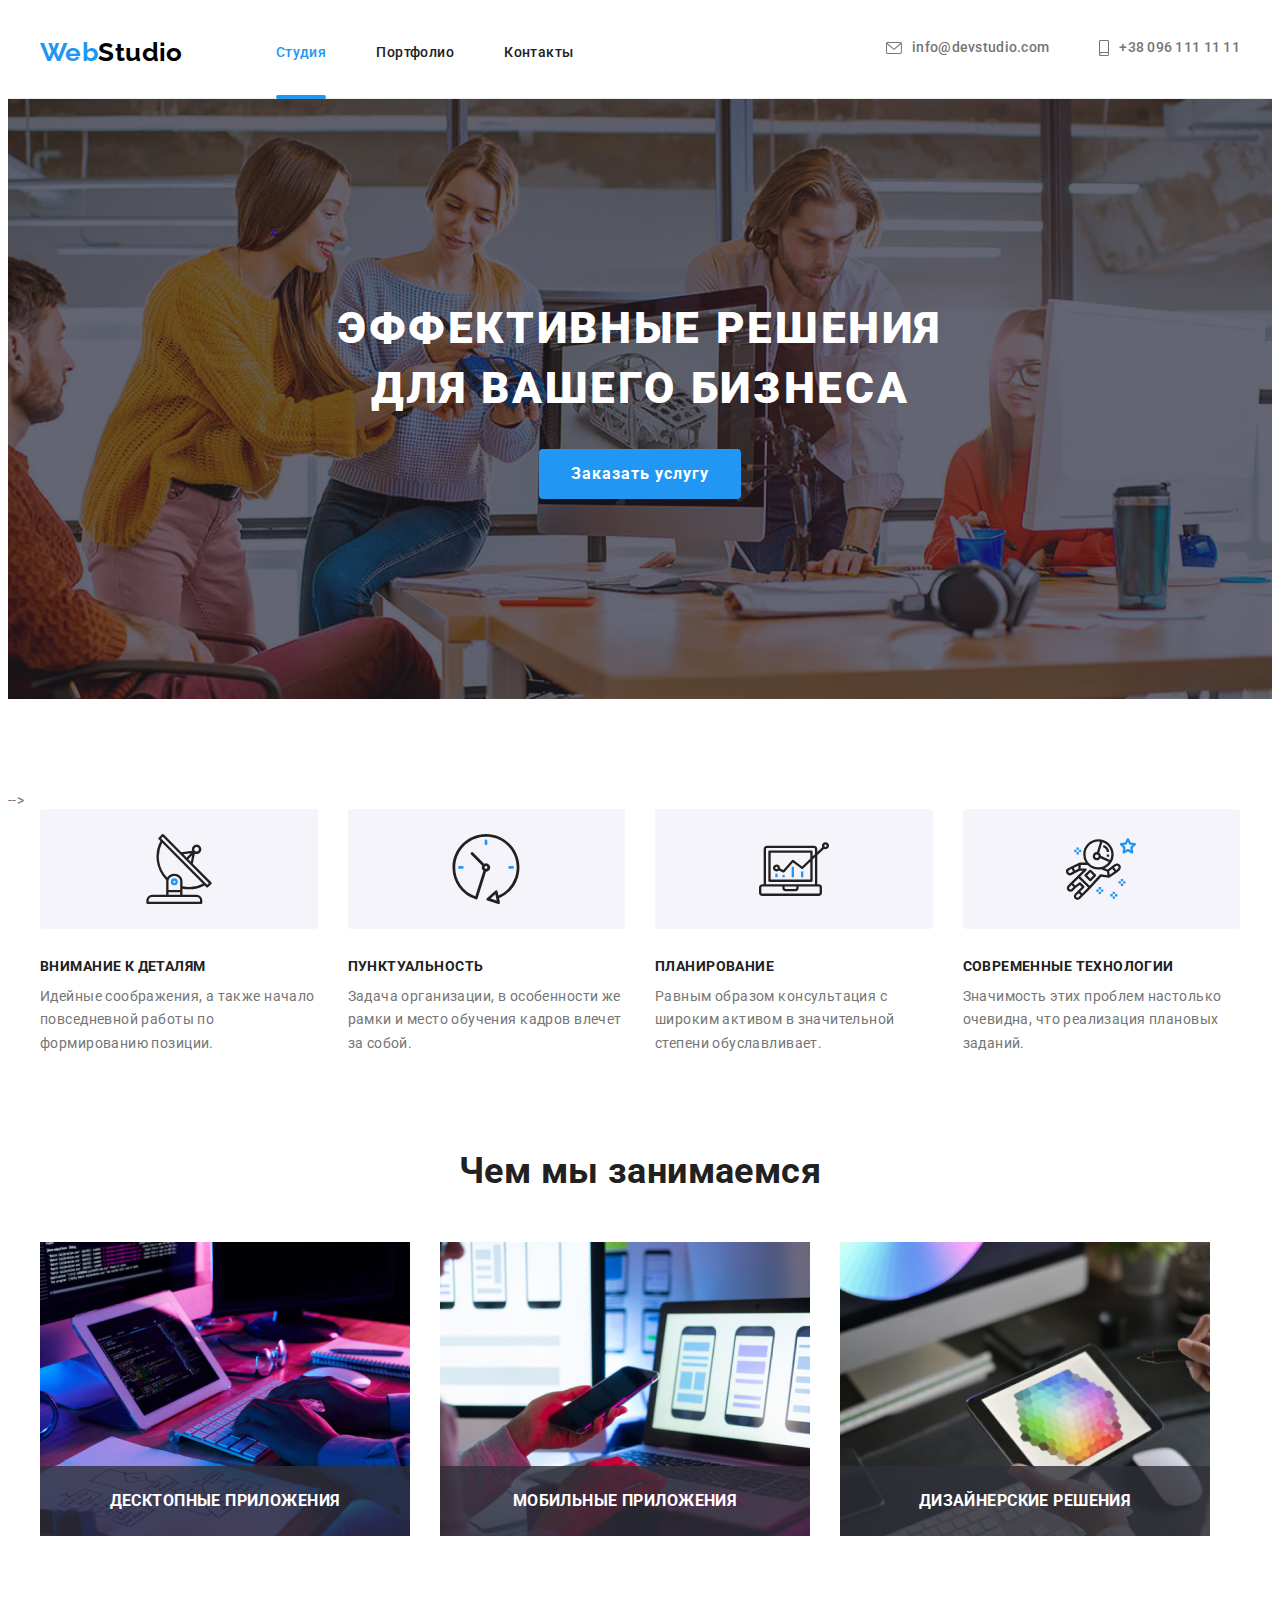
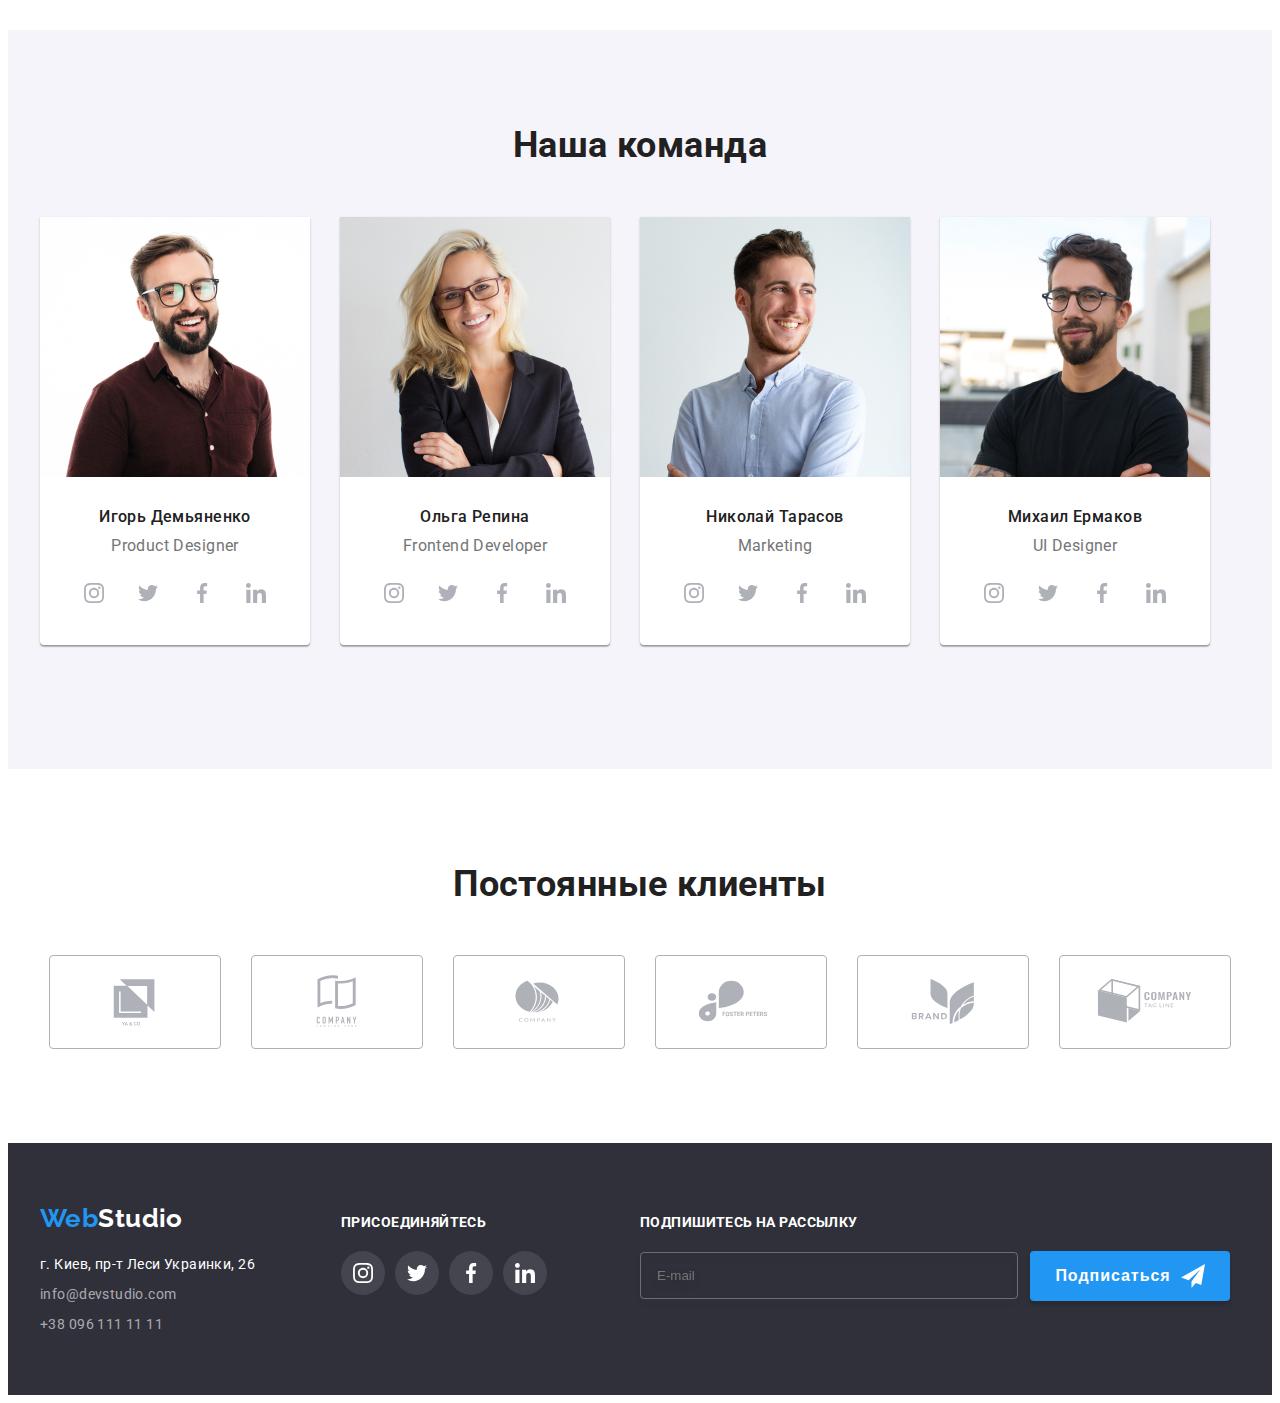
<file: index.html>
<!DOCTYPE html>
<html lang="ru">
  <head>
    <meta charset="UTF-8" />
    <meta http-equiv="X-UA-Compatible" content="IE=edge" />
    <meta name="viewport" content="width=device-width, initial-scale=1.0" />
    <title>Document</title>
    <!-- Фал зовнішньої таблиці стилів -->
    <link rel="preconnect" href="https://fonts.googleapis.com" />
    <link rel="preconnect" href="https://fonts.gstatic.com" crossorigin />
    <link
      href="https://fonts.googleapis.com/css2?family=Raleway:wght@700&family=Roboto:wght@400;500;700;900&display=swap"
      rel="stylesheet"
    />
    <link
      rel="stylesheet"
      href="https://cdnjs.cloudflare.com/ajax/libs/modern-normalize/1.1.0/modern-normalize.min.css"
      integrity="sha512-wpPYUAdjBVSE4KJnH1VR1HeZfpl1ub8YT/NKx4PuQ5NmX2tKuGu6U/JRp5y+Y8XG2tV+wKQpNHVUX03MfMFn9Q=="
      crossorigin="anonymous"
      referrerpolicy="no-referrer"
    />
    <link rel="stylesheet" href="./css/main.min.css">
  </head>
  <body>
    <header class="header">
      <div class="container header-container">
        <nav class="site-nav">
          <a href="/" class="logo"><span class="text-logo">Web</span>Studio</a>
          <ul class="site-nav list">
            <li class="nav-item">
                <a href="./index.html" class="link current">Студия</a>
            </li>
            <li class="nav-item">
                <a href="./portfolio.html" class="link">Портфолио</a>
            </li>
            <li class="nav-item">
                <a href="" class="link">Контакты</a>
            </li>
          </ul>

          <!-- Mobile menu -->
          <button type="button" class="mobile-menu-btn js-open-menu" aria-controls="mobile-menu">
            <svg width="40" height="40" aria-label="Переключатель мобильного меню">
              <!-- <use class="icon-cross" href="./imeges/icon/sprite.svg#icon-close-mobile-menu"></use> -->
              <use class="icon-menu" href="./imeges/icon/sprite.svg#icon-mobile-menu"></use>
            </svg>
          </button>

          <div class="mobile-menu js-menu-container" id="mobile-menu" data-menu>
            <button type="button" class="mobile-menu-btn js-close-menu" aria-controls="mobile-menu">
              <svg width="40" height="40" aria-label="Переключатель мобильного меню">
                <use class="icon-cross" href="./imeges/icon/sprite.svg#icon-close-mobile-menu"></use>
              </svg>
            </button>
            <ul class="mobile-menu__nav">
              <li class="mobile-menu__item">
                <a href="./index.html" class="mobile-menu__link current">Студия </a>
              </li>
              <li class="mobile-menu__item">
                <a href="./portfolio.html" class="mobile-menu__link">Портфолио</a>
              </li>
              <li class="mobile-menu__item">
                <a href="" class="mobile-menu__link">Контакты</a>
              </li>
            </ul>
            <ul class="mobile-menu__contatcts">
              <li class="mobile-menu__item">
                <a href="tel:+380961111111" class="contatcts__link telefon">+38 096 111 11 11</a>
              </li>
              <li class="mobile-menu__item">
                <a href="mailto:info@devstudio.com" class="contatcts__link e-mail">info@devstudio.com</a>
              </li>
            </ul>
            <ul class="mobile-menu__socials socials">
              <li class="socials__item">
                <a href="" class="socials__link">Instagram </a>
              </li>
              <li class="socials__item">
                <a href="" class="socials__link">Twitter</a>
              </li>
              <li class="socials__item">
                <a href="" class="socials__link">Facebook</a>
              </li>
              <li class="socials__item">
                <a href="" class="socials__link">LinkedIn</a>
              </li>
            </ul>
          </div>
        </nav>

        <ul class="contact">
          <li class="contact-item">
              <a href="mailto:info@devstudio.com" class="link">
                <svg class="header-icon" width="16" height="12">
                  <use href="./imeges/icon/sprite.svg#icon-envelope"></use>
                </svg>
                info@devstudio.com
              </a>
            </li>
          <li class="contact-item">
              <a href="tel:+380961111111" class="link">
                <svg class="header-icon" width="10" height="16">
                  <use href="./imeges/icon/sprite.svg#icon-smartphone"></use>
                </svg>
                +38 096 111 11 11
              </a>
            </li>
        </ul>
      </div>
    </header>
    <main>
      <!--Герой-->
      <section class="hero">
        <div class="container hero-container">
          <h1 class="hero-title">Эффективные решения <br />для вашего бизнеса</h1>
          <button type="button" class="btn-hero" data-modal-open>Заказать услугу</button>
          <div class="backdrop is-hidden" data-modal>
            <div class="modal-wrapper">
              <button class="modal-btn" data-modal-close>
                <svg width="18" height="18">
                  <use href="./imeges/icon/sprite.svg#icon-close"></use>
                </svg>
              </button>
              <form class="modal-form">
                <b class="form-title">Оставте свои данные, мы вам перезвоним</b>
                <label class="form-item">
                  <span class="label-name">Имя</span> 
                  <input type="text" name="user-name" class="input">
                  <svg class="form-icon" width="18" height="18">
                    <use href="./imeges/icon/sprite.svg#icon-person-form"></use>
                  </svg>
                </label>
                <label class="form-item">
                  <span class="label-name">Телефон</span>
                  <input type="tel" name="user-phone" class="input">
                  <svg class="form-icon" width="18" height="18">
                    <use href="./imeges/icon/sprite.svg#icon-phone-form"></use>
                  </svg>
                </label>
                <label class="form-item">
                  <span class="label-name">Почта</span>
                  <input type="email" name="user-mail" class="input">
                  <svg class="form-icon" width="18" height="18">
                    <use href="./imeges/icon/sprite.svg#icon-email-form"></use>
                  </svg>
                </label>
                <label class="form-item coment">
                  <span class="label-name">Комментарий</span>
                  <textarea name="coments" placeholder="Введите текст" cols="10" rows="7" class="text-area"></textarea>
                </label>
                
                <label class="form-item policy-list">
                  <input type="checkbox" name="policy" class="checkbox visually-hidden">
                  <span class="custom-checkbox">
                    <svg class="custom-checkbox-icon" width="11" height="8">
                      <use href="./imeges/icon/sprite.svg#icon-checkbox-point"></use>
                    </svg>
                  </span>
                  <span class="policy-list_text">
                    Соглашаюсь с рассылкой и принимаю
                    <a href="" class="treaty">Условия договора</a>
                  </span>
                </label>
                
                
                <button type="submit" class="btn-hero">Отправить</button>
              </form>
            </div>
          </div>
        </div>
      </section>
      <!--Наши преимущества-->
      <section class="benefits"> -->
        <div class="container">
          <h2 class="visually-hidden">Наши преимущества</h2>
          <ul class="benefits__list">
            <li class="benefits__item">
              <div class="benefits__picture">
                <svg width="70" height="70">
                  <use href="./imeges/icon/sprite.svg#icon-antenna"></use>
                </svg>
              </div>
              <h3 class="benefits__name">Внимание к деталям</h3>
              <p class="benefits__text">
                Идейные соображения, а также начало повседневной работы по формированию позиции.
              </p>
            </li>
            <li class="benefits__item">
              <div class="benefits__picture">
                <svg width="70" height="70">
                  <use href="./imeges/icon/sprite.svg#icon-clock"></use>
                </svg>
              </div>
              <h3 class="benefits__name">Пунктуальность</h3>
              <p class="benefits__text">
                Задача организации, в особенности же рамки и место обучения кадров влечет за собой.
              </p>
            </li>
            <li class="benefits__item">
              <div class="benefits__picture">
                <svg width="70" height="70">
                  <use href="./imeges/icon/sprite.svg#icon-diagram"></use>
                </svg>
              </div>
              <h3 class="benefits__name">Планирование</h3>
              <p class="benefits__text">
                Равным образом консультация с широким активом в значительной степени обуславливает.
              </p>
            </li>
            <li class="benefits__item">
              <div class="benefits__picture">
                <svg width="70" height="70">
                  <use href="./imeges/icon/sprite.svg#icon-astronaut"></use>
                </svg>
              </div>
              <h3 class="benefits__name">Современные технологии</h3>
              <p class="benefits__text">Значимость этих проблем настолько очевидна, что реализация плановых заданий.</p>
            </li>
          </ul>
        </div>
      </section>
      <!--Чем мы занимаемся-->
      <section class="work">
        <div class="container">
          <h2 class="work__title">Чем мы занимаемся</h2>
          <ul class="work__list">
            <li class="work__item">
              <img 
                srcset="./imeges/w-work/work-1_370.jpg 370w, 
                  ./imeges/w-work/work-1_740.jpg 740w"
                sizes="(min-width: 1200px) 370px"
                src="./imeges/w-work/work-1_370.jpg"
                alt="разработка сайтов"
                width="370"
                height="294"
                loading="lazy"
              />
              <div class="work__baner">
                <h3 class="work__name">Десктопные приложения</h3>
              </div>
            </li>
            <li class="work__item">
              <img 
                srcset="./imeges/w-work/work-2_370.jpg 370w, 
                  ./imeges/w-work/work-2_740.jpg 740w"
                sizes="(min-width: 1200px) 370px"
                src="./imeges/w-work/work-2_370.jpg"
                alt="разработка сайтов под телефон"
                width="370"
                height="294"
                loading="lazy"
              />
              <div class="work__baner">
                <h3 class="work__name">Мобильные приложения</h3>
              </div>
            </li>
            <li class="work__item">
              <img 
                srcset="./imeges/w-work/work-3_370.jpg 370w, 
                  ./imeges/w-work/work-3_740.jpg 740w"
                sizes="(min-width: 1200px) 370px"
                src="./imeges/w-work/work-3_370.jpg"
                alt="дизайн"
                width="370"
                height="294"
                loading="lazy"
              />
              <div class="work__baner">
                <h3 class="work__name">Дизайнерские решения</h3>
              </div>
            </li>
          </ul>
        </div>
      </section>
      <!--Наша команда-->
      <section class="section team">
        <div class="container">
          <h2 class="section-title">Наша команда</h2>
          <ul class="section-list">
            <li class="team-item">
              <img class="photo" 
                srcset="./imeges/w-team/team-1_270.jpg 270w, 
                  ./imeges/w-team/team-1_354.jpg 354w, 
                  ./imeges/w-team/team-1_450.jpg 450w, 
                  ./imeges/w-team/team-1_540.jpg 540w, 
                  ./imeges/w-team/team-1_708.jpg 708w, 
                  ./imeges/w-team/team-1_900.jpg 900w" 
                sizes="(min-width: 1200px) 270px, 
                  (min-width: 768px) 354px, 
                  (max-width: 767px) 450px, 100vw" 
                src="./imeges/w-team/team-1_450.jpg" 
                alt="Product Designer" 
                width="270" 
                height="260" 
                loading="lazy" 
              />
              <div class="team-box">
                <h3 class="name">Игорь Демьяненко</h3>
                <p lang="en" class="position">Product Designer</p>
                <ul class="section-list social">
                  <li class="social-item">
                    <a class="social-link" href="" aria-label="иконка Instagram">
                      <svg class="social-icon" width="20" height="20">
                        <use href="./imeges/icon/sprite.svg#icon-instagram"></use>
                      </svg>
                    </a>
                  </li>
                  <li class="social-item">
                    <a class="social-link" href="" aria-label="иконка Twitter">
                      <svg class="social-icon" width="20" height="20">
                        <use href="./imeges/icon/sprite.svg#icon-twitter"></use>
                      </svg>
                    </a>
                  </li>
                  <li class="social-item">
                    <a class="social-link" href="" aria-label="иконка Facebook">
                      <svg class="social-icon" width="20" height="20">
                        <use href="./imeges/icon/sprite.svg#icon-facebook"></use>
                      </svg>
                    </a>
                  </li>
                  <li class="social-item">
                    <a class="social-link" href="" aria-label="иконка Linkedin">
                      <svg class="social-icon" width="20" height="20">
                        <use href="./imeges/icon/sprite.svg#icon-linkedin"></use>
                      </svg>
                    </a>
                  </li>
                </ul>
              </div>
            </li>
            <li class="team-item">
              <img class="photo"
                srcset="./imeges/w-team/team-2_270.jpg 270w, 
                  ./imeges/w-team/team-2_354.jpg 354w, 
                  ./imeges/w-team/team-2_450.jpg 450w, 
                  ./imeges/w-team/team-2_540.jpg 540w, 
                  ./imeges/w-team/team-2_708.jpg 708w, 
                  ./imeges/w-team/team-2_900.jpg 900w"
                sizes="(min-width: 1200px) 270px, 
                 (min-width: 768px) 354px, 
                 (max-width: 767px) 450px, 100vw"
                src="./imeges/w-team/team-2_450.jpg" 
                alt="Frontend Developer" 
                width="270" 
                height="260" 
                loading="lazy"
              />
              <div class="team-box">
                <h3 class="name">Ольга Репина</h3>
                <p lang="en" class="position">Frontend Developer</p>
                <ul class="section-list social">
                  <li class="social-item">
                    <a class="social-link" href="" aria-label="иконка Instagram">
                      <svg class="social-icon" width="20" height="20">
                        <use href="./imeges/icon/sprite.svg#icon-instagram"></use>
                      </svg>
                    </a>
                  </li>
                  <li class="social-item">
                    <a class="social-link" href="" aria-label="иконка Twitter">
                      <svg class="social-icon" width="20" height="20">
                        <use href="./imeges/icon/sprite.svg#icon-twitter"></use>
                      </svg>
                    </a>
                  </li>
                  <li class="social-item">
                    <a class="social-link" href="" aria-label="иконка Facebook">
                      <svg class="social-icon" width="20" height="20">
                        <use href="./imeges/icon/sprite.svg#icon-facebook"></use>
                      </svg>
                    </a>
                  </li>
                  <li class="social-item">
                    <a class="social-link" href="" aria-label="иконка Linkedin">
                      <svg class="social-icon" width="20" height="20">
                        <use href="./imeges/icon/sprite.svg#icon-linkedin"></use>
                      </svg>
                    </a>
                  </li>
                </ul>
              </div>
            </li>
            <li class="team-item">
              <img class="photo" 
                srcset="./imeges/w-team/team-3_270.jpg 270w, 
                  ./imeges/w-team/team-3_354.jpg 354w, 
                  ./imeges/w-team/team-3_450.jpg 450w, 
                  ./imeges/w-team/team-3_540.jpg 540w, 
                  ./imeges/w-team/team-3_708.jpg 708w, 
                  ./imeges/w-team/team-3_900.jpg 900w"
                sizes="(min-width: 1200px) 270px, 
                  (min-width: 768px) 354px, 
                  (max-width: 767px) 450px, 100vw"
                src="./imeges/w-team/team-3_450.jpg" 
                alt="Marketing" 
                width="270" 
                height="260" 
                loading="lazy"
              />
              <div class="team-box">
                <h3 class="name">Николай Тарасов</h3>
                <p lang="en" class="position">Marketing</p>
                <ul class="section-list social">
                  <li class="social-item">
                    <a class="social-link" href="" aria-label="иконка Instagram">
                      <svg class="social-icon" width="20" height="20">
                        <use href="./imeges/icon/sprite.svg#icon-instagram"></use>
                      </svg>
                    </a>
                  </li>
                  <li class="social-item">
                    <a class="social-link" href="" aria-label="иконка Twitter">
                      <svg class="social-icon" width="20" height="20">
                        <use href="./imeges/icon/sprite.svg#icon-twitter"></use>
                      </svg>
                    </a>
                  </li>
                  <li class="social-item">
                    <a class="social-link" href="" aria-label="иконка Facebook">
                      <svg class="social-icon" width="20" height="20">
                        <use href="./imeges/icon/sprite.svg#icon-facebook"></use>
                      </svg>
                    </a>
                  </li>
                  <li class="social-item">
                    <a class="social-link" href="" aria-label="иконка Linkedin">
                      <svg class="social-icon" width="20" height="20">
                        <use href="./imeges/icon/sprite.svg#icon-linkedin"></use>
                      </svg>
                    </a>
                  </li>
                </ul>
              </div>
            </li>
            <li class="team-item">
              <img class="photo" 
                srcset="./imeges/w-team/team-4_270.jpg 270w, 
                    ./imeges/w-team/team-4_354.jpg 354w, 
                    ./imeges/w-team/team-4_450.jpg 450w, 
                    ./imeges/w-team/team-4_540.jpg 540w, 
                    ./imeges/w-team/team-4_708.jpg 708w, 
                    ./imeges/w-team/team-4_900.jpg 900w"
                sizes="(min-width: 1200px) 270px, 
                  (min-width: 768px) 354px, 
                  (max-width: 767px) 450px, 100vw"
                src="./imeges/w-team/team-4_450.jpg" 
                alt="UI Designer" 
                width="270" 
                height="260"
                loading="lazy"
              />
              <div class="team-box">
                <h3 class="name">Михаил Ермаков</h3>
                <p lang="en" class="position">UI Designer</p>
                <ul class="section-list social">
                  <li class="social-item">
                    <a class="social-link" href="" aria-label="иконка Instagram">
                      <svg class="social-icon" width="20" height="20">
                        <use href="./imeges/icon/sprite.svg#icon-instagram"></use>
                      </svg>
                    </a>
                  </li>
                  <li class="social-item">
                    <a class="social-link" href="" aria-label="иконка Twitter">
                      <svg class="social-icon" width="20" height="20">
                        <use href="./imeges/icon/sprite.svg#icon-twitter"></use>
                      </svg>
                    </a>
                  </li>
                  <li class="social-item">
                    <a class="social-link" href="" aria-label="иконка Facebook">
                      <svg class="social-icon" width="20" height="20">
                        <use href="./imeges/icon/sprite.svg#icon-facebook"></use>
                      </svg>
                    </a>
                  </li>
                  <li class="social-item">
                    <a class="social-link" href="" aria-label="иконка Linkedin">
                      <svg class="social-icon" width="20" height="20">
                        <use href="./imeges/icon/sprite.svg#icon-linkedin"></use>
                      </svg>
                    </a>
                  </li>
                </ul>
              </div>
            </li>
          </ul>
        </div>
      </section>
      <!-- Постоянные клиенты -->
      <section class="client">
        <div class="container">
          <h2 class="client__title">Постоянные клиенты</h2>
          <ul class="client__list">
            <li class="client__item">
              <a class="client__link" href="" aria-label="логотип клиента">
                <svg width="106" height="60">
                  <use href="./imeges/icon/sprite.svg#icon-Logo1"></use>
                </svg>
              </a>
            </li>
            <li class="client__item">
              <a class="client__link" href="" aria-label="логотип клиента">
                <svg width="106" height="60">
                  <use href="./imeges/icon/sprite.svg#icon-Logo2"></use>
                </svg>
              </a>
            </li>
            <li class="client__item">
              <a class="client__link" href="" aria-label="логотип клиента">
                <svg width="106" height="60">
                  <use href="./imeges/icon/sprite.svg#icon-Logo3"></use>
                </svg>
              </a>
            </li>
            <li class="client__item">
              <a class="client__link" href="" aria-label="логотип клиента">
                <svg width="106" height="60">
                  <use href="./imeges/icon/sprite.svg#icon-Logo4"></use>
                </svg>
              </a>
            </li>
            <li class="client__item">
              <a class="client__link" href="" aria-label="логотип клиента">
                <svg width="106" height="60">
                  <use href="./imeges/icon/sprite.svg#icon-Logo5"></use>
                </svg>
              </a>
            </li>
            <li class="client__item">
              <a class="client__link" href="" aria-label="логотип клиента">
                <svg width="106" height="60">
                  <use href="./imeges/icon/sprite.svg#icon-Logo6"></use>
                </svg>
              </a>
            </li>
          </ul>

        </div>
      </section>
    </main>

    <footer class="footer">
      <div class="container footer-box">
        <div class="footer-container">
          <a href="/" class="logo"><span class="text-logo">Web</span>Studio</a>
          <address class="footer-nav">
            <p class="footer-address">г. Киев, пр-т Леси Украинки, 26</p>
            <ul class="footer-list">
              <li class="footer-list-item"><a href="mailto:info@devstudio.com" class="footer-link">info@devstudio.com</a></li>
              <li class="footer-list-item"><a href="tel:+380961111111" class="footer-link">+38 096 111 11 11</a></li>
            </ul>
          </address>
        </div>
        <div class="follow">
          <h3 class="title title-follow">Присоединяйтесь</h3>
          <ul class="folow-list">
            <li class="follow-item">
              <a class="follow-link" href="" aria-label="иконка Instagram">
                <svg class="social-icon" width="20" height="20">
                  <use href="./imeges/icon/sprite.svg#icon-instagram"></use>
                </svg>
              </a>
            </li>
            <li class="follow-item">
              <a class="follow-link" href="" aria-label="иконка Twitter">
                <svg class="social-icon" width="20" height="20">
                  <use href="./imeges/icon/sprite.svg#icon-twitter"></use>
                </svg>
              </a>
            </li>
            <li class="follow-item">
              <a class="follow-link" href="" aria-label="иконка Facebook">
                <svg class="social-icon" width="20" height="20">
                  <use href="./imeges/icon/sprite.svg#icon-facebook"></use>
                </svg>
              </a>
            </li>
            <li class="follow-item">
              <a class="follow-link" href="" aria-label="иконка Linkedin">
                <svg class="social-icon" width="20" height="20">
                  <use href="./imeges/icon/sprite.svg#icon-linkedin"></use>
                </svg>
              </a>
            </li>
          </ul>
        
        </div>
        <form class="subscribe">
          <b class="title title-subscribe">Подпишитесь на рассылку</b>
          <div class="subscribe-form">
            <input type="email" name="user-mail" placeholder="E-mail" class="form-place">
            <button type="submit" class="btn-subscribe">
              <span class="btn-subscribe-text">Подписаться</span>
              <!-- <svg class="subscribe-icon" width="24" height="24">
                <use href="./imeges/icon/sprite.svg#icon-send-footer"></use>
              </svg> -->
            </button>
          </div>
        </form>
      </div>
      
    </footer>

    

    <script src="./js/modal.js"></script>
    <script src="./js/mob-menu.js"></script>
  </body>
</html>
</file>
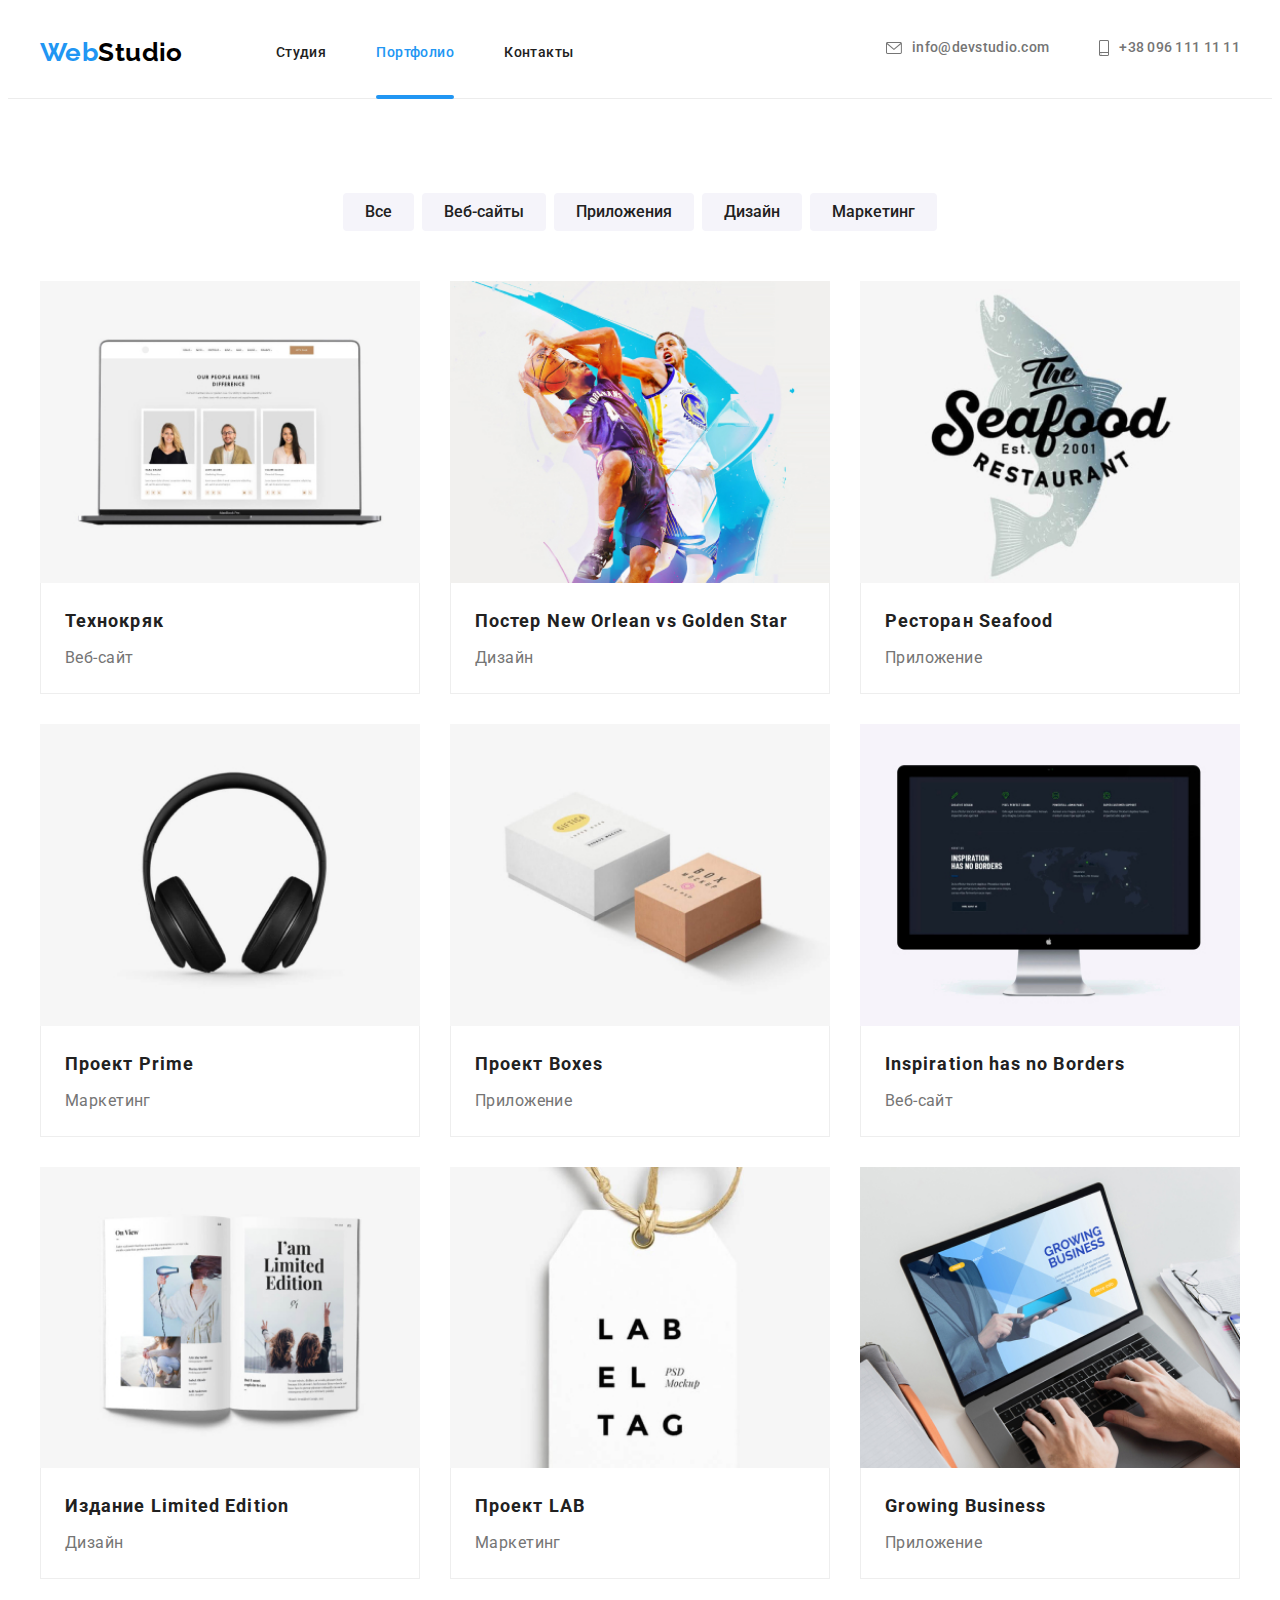
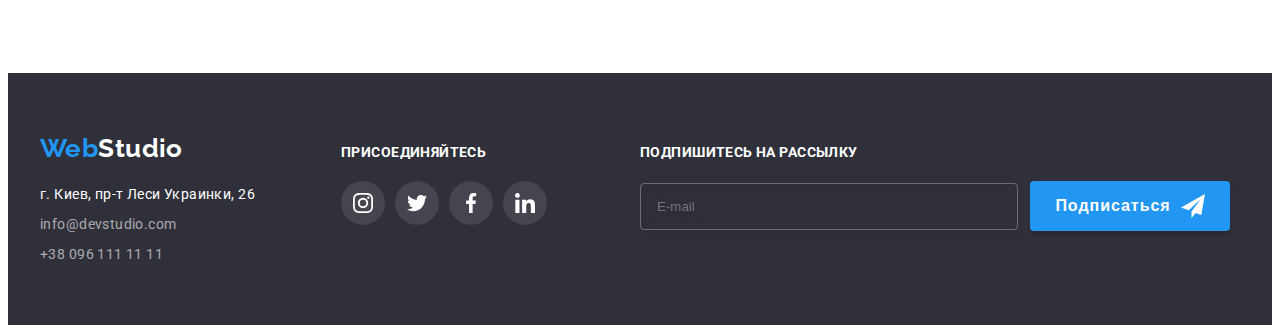
<file: portfolio.html>
<!DOCTYPE html>
<html lang="en">
  <head>
    <meta charset="UTF-8" />
    <meta http-equiv="X-UA-Compatible" content="IE=edge" />
    <meta name="viewport" content="width=device-width, initial-scale=1.0" />
    <title>Document</title>
    <link rel="preconnect" href="https://fonts.googleapis.com" />
    <link rel="preconnect" href="https://fonts.gstatic.com" crossorigin />
    <link
      href="https://fonts.googleapis.com/css2?family=Raleway:wght@700&family=Roboto:wght@400;500;700;900&display=swap"
      rel="stylesheet"
    />
    <link
      rel="stylesheet"
      href="https://cdnjs.cloudflare.com/ajax/libs/modern-normalize/1.1.0/modern-normalize.min.css"
      integrity="sha512-wpPYUAdjBVSE4KJnH1VR1HeZfpl1ub8YT/NKx4PuQ5NmX2tKuGu6U/JRp5y+Y8XG2tV+wKQpNHVUX03MfMFn9Q=="
      crossorigin="anonymous"
      referrerpolicy="no-referrer"
    />
    <link rel="stylesheet" href="./css/main.min.css">
  </head>
  <body>
    <header class="header">
      <div class="container header-container">
        <nav class="site-nav">
          <a href="/" class="logo"><span class="text-logo">Web</span>Studio</a>
          <ul class="site-nav list">
            <li class="nav-item">
              <a href="./index.html" class="link">Студия</a>
            </li>
            <li class="nav-item">
              <a href="./portfolio.html" class="link current">Портфолио</a>
            </li>
            <li class="nav-item">
              <a href="" class="link">Контакты</a>
            </li>
          </ul>
    
          <!-- Mobile menu -->
          <button type="button" class="mobile-menu-btn js-open-menu" aria-controls="mobile-menu">
            <svg width="40" height="40" aria-label="Переключатель мобильного меню">
              <!-- <use class="icon-cross" href="./imeges/icon/sprite.svg#icon-close-mobile-menu"></use> -->
              <use class="icon-menu" href="./imeges/icon/sprite.svg#icon-mobile-menu"></use>
            </svg>
          </button>
          
          <div class="mobile-menu js-menu-container" id="mobile-menu" data-menu>
            <button type="button" class="mobile-menu-btn js-close-menu" aria-controls="mobile-menu">
              <svg width="40" height="40" aria-label="Переключатель мобильного меню">
                <use class="icon-cross" href="./imeges/icon/sprite.svg#icon-close-mobile-menu"></use>
              </svg>
            </button>
            <ul class="mobile-menu__nav">
              <li class="mobile-menu__item">
                <a href="./index.html" class="mobile-menu__link">Студия </a>
              </li>
              <li class="mobile-menu__item">
                <a href="./portfolio.html" class="mobile-menu__link current">Портфолио</a>
              </li>
              <li class="mobile-menu__item">
                <a href="" class="mobile-menu__link">Контакты</a>
              </li>
            </ul>
            <ul class="mobile-menu__contatcts">
              <li class="mobile-menu__item">
                <a href="tel:+380961111111" class="contatcts__link telefon">+38 096 111 11 11</a>
              </li>
              <li class="mobile-menu__item">
                <a href="mailto:info@devstudio.com" class="contatcts__link e-mail">info@devstudio.com</a>
              </li>
            </ul>
            <ul class="mobile-menu__socials socials">
              <li class="socials__item">
                <a href="" class="socials__link">Instagram </a>
              </li>
              <li class="socials__item">
                <a href="" class="socials__link">Twitter</a>
              </li>
              <li class="socials__item">
                <a href="" class="socials__link">Facebook</a>
              </li>
              <li class="socials__item">
                <a href="" class="socials__link">LinkedIn</a>
              </li>
            </ul>
          </div>
        </nav>
    
        <ul class="contact">
          <li class="contact-item">
            <a href="mailto:info@devstudio.com" class="link">
              <svg class="header-icon" width="16" height="12">
                <use href="./imeges/icon/sprite.svg#icon-envelope"></use>
              </svg>
              info@devstudio.com
            </a>
          </li>
          <li class="contact-item">
            <a href="tel:+380961111111" class="link">
              <svg class="header-icon" width="10" height="16">
                <use href="./imeges/icon/sprite.svg#icon-smartphone"></use>
              </svg>
              +38 096 111 11 11
            </a>
          </li>
        </ul>
      </div>
    </header>
    <main>
      <section class="section">
        <div class="container">
          <h1 class="title visually-hidden">Портфолио студии</h1>
          <ul class="section-list button-filter">
            <li class="filter-item"><button type="button" class="btn-portfolio">Все</button></li>
            <li class="filter-item"><button type="button" class="btn-portfolio">Веб-сайты</button></li>
            <li class="filter-item"><button type="button" class="btn-portfolio">Приложения</button></li>
            <li class="filter-item"><button type="button" class="btn-portfolio">Дизайн</button></li>
            <li class="filter-item"><button type="button" class="btn-portfolio">Маркетинг</button></li>
          </ul>
        
          <ul class="section-list flex-container">
            <li class="flex-item">
              <a href="" class="portfolio-link">
                <div class="product">
                  <img class="portfolio-img"
                    srcset="./imeges/w-portfolio/port-1_370.jpg 370w, 
                      ./imeges/w-portfolio/port-1_354.jpg 354w, 
                      ./imeges/w-portfolio/port-1_450.jpg 450w, 
                      ./imeges/w-portfolio/port-1_740.jpg 740w, 
                      ./imeges/w-portfolio/port-1_708.jpg 708w, 
                      ./imeges/w-portfolio/port-1_900.jpg 900w"
                    sizes="(min-width: 1200px) 370px, 
                      (min-width: 768px) 354px, 
                      (max-width: 767px) 450px, 100vw"
                    src="./imeges/w-portfolio/port-1_450.jpg" 
                    alt="ноутбук с открытым сайтом" 
                    width="370" 
                    height="294" 
                    loading="lazy"
                  />
                  <div class="overlay">
                    <p class="overlay-text">Ресурс предлагает комплексные предложения с разным уровнем функционала и сервисов. Все это
                      позволит посетителю получить исчерпывающие сведения о компании или частном лице.</p>
                  </div>
                </div>

                <div class="text-box">
                  <h2 class="title project-name">Технокряк</h2>
                  <p class="name-item">Веб-сайт</p>
                </div>
                
              </a>
            </li>
            <li class="flex-item">
              <a href="" class="portfolio-link">
                <div class="product">
                  <img class="portfolio-img"
                    srcset="./imeges/w-portfolio/port-2_370.jpg 370w, 
                      ./imeges/w-portfolio/port-2_354.jpg 354w, 
                      ./imeges/w-portfolio/port-2_450.jpg 450w, 
                      ./imeges/w-portfolio/port-2_740.jpg 740w, 
                      ./imeges/w-portfolio/port-2_708.jpg 708w, 
                      ./imeges/w-portfolio/port-2_900.jpg 900w"
                    sizes="(min-width: 1200px) 370px, 
                      (min-width: 768px) 354px, 
                      (max-width: 767px) 450px, 100vw"
                    src="./imeges/w-portfolio/port-2_450.jpg" 
                    alt="люди играют в баскетбол" 
                    width="370" 
                    height="294"
                    loading="lazy" 
                  />
                  <div class="overlay">
                    <p class="overlay-text">Ресурс предлагает комплексные предложения с разным уровнем функционала и сервисов. Все это
                      позволит посетителю получить исчерпывающие сведения о компании или частном лице.</p>
                  </div>
                </div>

                <div class="text-box">
                  <h2 class="title project-name">Постер New Orlean vs Golden Star</h2>
                  <p class="name-item">Дизайн</p>
                </div>
                
              </a>
            </li>
            <li class="flex-item">
              <a href="" class="portfolio-link">
                <div class="product">
                  <img class="portfolio-img"
                    srcset="./imeges/w-portfolio/port-3_370.jpg 370w, 
                      ./imeges/w-portfolio/port-3_354.jpg 354w, 
                      ./imeges/w-portfolio/port-3_450.jpg 450w, 
                      ./imeges/w-portfolio/port-3_740.jpg 740w, 
                      ./imeges/w-portfolio/port-3_708.jpg 708w, 
                      ./imeges/w-portfolio/port-3_900.jpg 900w"
                    sizes="(min-width: 1200px) 370px, 
                      (min-width: 768px) 354px, 
                      (max-width: 767px) 450px, 100vw"
                    src="./imeges/w-portfolio/port-3_450.jpg" 
                    alt="логотим рыбного ресторана" 
                    width="370" 
                    height="294" 
                    loading="lazy"
                  />
                  <div class="overlay">
                    <p class="overlay-text">Ресурс предлагает комплексные предложения с разным уровнем функционала и сервисов. Все это
                      позволит посетителю получить исчерпывающие сведения о компании или частном лице.</p>
                  </div>
                </div>

                <div class="text-box">
                  <h2 class="title project-name">Ресторан Seafood</h2>
                  <p class="name-item">Приложение</p>
                </div>
                
              </a>
            </li>
            <li class="flex-item">
              <a href="" class="portfolio-link">
                <div class="product">
                  <img class="portfolio-img"
                    srcset="./imeges/w-portfolio/port-4_370.jpg 370w, 
                      ./imeges/w-portfolio/port-4_354.jpg 354w, 
                      ./imeges/w-portfolio/port-4_450.jpg 450w, 
                      ./imeges/w-portfolio/port-4_740.jpg 740w, 
                      ./imeges/w-portfolio/port-4_708.jpg 708w, 
                      ./imeges/w-portfolio/port-4_900.jpg 900w"
                    sizes="(min-width: 1200px) 370px, 
                      (min-width: 768px) 354px, 
                      (max-width: 767px) 450px, 100vw"
                    src="./imeges/w-portfolio/port-4_450.jpg" 
                    alt="наушники" 
                    width="370" 
                    height="294" 
                    loading="lazy"
                  />
                  <div class="overlay">
                    <p class="overlay-text">Ресурс предлагает комплексные предложения с разным уровнем функционала и сервисов. Все это
                      позволит посетителю получить исчерпывающие сведения о компании или частном лице.</p>
                  </div>
                </div>

                <div class="text-box">
                  <h2 class="title project-name">Проект Prime</h2>
                  <p class="name-item">Маркетинг</p>
                </div>
                
              </a>
            </li>
            <li class="flex-item">
              <a href="" class="portfolio-link">
                <div class="product">
                  <img class="portfolio-img"
                    srcset="./imeges/w-portfolio/port-5_370.jpg 370w, 
                      ./imeges/w-portfolio/port-5_354.jpg 354w, 
                      ./imeges/w-portfolio/port-5_450.jpg 450w, 
                      ./imeges/w-portfolio/port-5_740.jpg 740w, 
                      ./imeges/w-portfolio/port-5_708.jpg 708w, 
                      ./imeges/w-portfolio/port-5_900.jpg 900w"
                    sizes="(min-width: 1200px) 370px, 
                      (min-width: 768px) 354px, 
                      (max-width: 767px) 450px, 100vw"
                    src="./imeges/w-portfolio/port-5_450.jpg" 
                    alt="коробки" 
                    width="370" 
                    height="294" 
                    loading="lazy"
                  />
                  <div class="overlay">
                    <p class="overlay-text">Ресурс предлагает комплексные предложения с разным уровнем функционала и сервисов. Все это
                      позволит посетителю получить исчерпывающие сведения о компании или частном лице.</p>
                  </div>
                </div>

                <div class="text-box">
                  <h2 class="title project-name">Проект Boxes</h2>
                  <p class="name-item">Приложение</p>
                </div>
                
              </a>
            </li>
            <li class="flex-item">
              <a href="" class="portfolio-link">
                <div class="product">
                  <img class="portfolio-img"
                    srcset="./imeges/w-portfolio/port-6_370.jpg 370w, 
                      ./imeges/w-portfolio/port-6_354.jpg 354w, 
                      ./imeges/w-portfolio/port-6_450.jpg 450w, 
                      ./imeges/w-portfolio/port-6_740.jpg 740w, 
                      ./imeges/w-portfolio/port-6_708.jpg 708w, 
                      ./imeges/w-portfolio/port-6_900.jpg 900w"
                    sizes="(min-width: 1200px) 370px, 
                      (min-width: 768px) 354px, 
                      (max-width: 767px) 450px, 100vw"
                    src="./imeges/w-portfolio/port-6_450.jpg" 
                    alt="монитор" 
                    width="370" 
                    height="294" 
                    loading="lazy"
                  />
                  <div class="overlay">
                    <p class="overlay-text">Ресурс предлагает комплексные предложения с разным уровнем функционала и сервисов. Все это
                      позволит посетителю получить исчерпывающие сведения о компании или частном лице.</p>
                  </div>
                </div>

                <div class="text-box">
                  <h2 class="title project-name">Inspiration has no Borders</h2>
                  <p class="name-item">Веб-сайт</p>
                </div>
                
              </a>
            </li>
            <li class="flex-item">
              <a href="" class="portfolio-link">
                <div class="product">
                  <img class="portfolio-img"
                    srcset="./imeges/w-portfolio/port-7_370.jpg 370w, 
                      ./imeges/w-portfolio/port-7_354.jpg 354w, 
                      ./imeges/w-portfolio/port-7_450.jpg 450w, 
                      ./imeges/w-portfolio/port-7_740.jpg 740w, 
                      ./imeges/w-portfolio/port-7_708.jpg 708w, 
                      ./imeges/w-portfolio/port-7_900.jpg 900w"
                    sizes="(min-width: 1200px) 370px, 
                      (min-width: 768px) 354px, 
                      (max-width: 767px) 450px, 100vw"
                    src="./imeges/w-portfolio/port-7_450.jpg" 
                    alt="открытая книга" 
                    width="370" 
                    height="294" 
                    loading="lazy"
                  />
                  <div class="overlay">
                    <p class="overlay-text">Ресурс предлагает комплексные предложения с разным уровнем функционала и сервисов. Все это
                      позволит посетителю получить исчерпывающие сведения о компании или частном лице.</p>
                  </div>
                </div>

                <div class="text-box">
                  <h2 class="title project-name">Издание Limited Edition</h2>
                  <p class="name-item">Дизайн</p>
                </div>
                
              </a>
            </li>
            <li class="flex-item">
              <a href="" class="portfolio-link">
                <div class="product">
                  <img class="portfolio-img"
                    srcset="./imeges/w-portfolio/port-8_370.jpg 370w, 
                      ./imeges/w-portfolio/port-8_354.jpg 354w, 
                      ./imeges/w-portfolio/port-8_450.jpg 450w, 
                      ./imeges/w-portfolio/port-8_740.jpg 740w, 
                      ./imeges/w-portfolio/port-8_708.jpg 708w, 
                      ./imeges/w-portfolio/port-8_900.jpg 900w"
                    sizes="(min-width: 1200px) 370px, 
                      (min-width: 768px) 354px, 
                      (max-width: 767px) 450px, 100vw"
                    src="./imeges/w-portfolio/port-8_450.jpg" 
                    alt="стикер" 
                    width="370" 
                    height="294" 
                    loading="lazy"
                  />
                  <div class="overlay">
                    <p class="overlay-text">Ресурс предлагает комплексные предложения с разным уровнем функционала и сервисов. Все это
                      позволит посетителю получить исчерпывающие сведения о компании или частном лице.</p>
                  </div>
                </div>

                <div class="text-box">
                  <h2 class="title project-name">Проект LAB</h2>
                  <p class="name-item">Маркетинг</p>
                </div>
                
              </a>
            </li>
            <li class="flex-item">
              <a href="" class="portfolio-link">
                <div class="product">
                  <img class="portfolio-img"
                    srcset="./imeges/w-portfolio/port-9_370.jpg 370w, 
                      ./imeges/w-portfolio/port-9_354.jpg 354w, 
                      ./imeges/w-portfolio/port-9_450.jpg 450w, 
                      ./imeges/w-portfolio/port-9_740.jpg 740w, 
                      ./imeges/w-portfolio/port-9_708.jpg 708w, 
                      ./imeges/w-portfolio/port-9_900.jpg 900w"
                    sizes="(min-width: 1200px) 370px, 
                      (min-width: 768px) 354px, 
                      (max-width: 767px) 450px, 100vw"
                    src="./imeges/w-portfolio/port-9_450.jpg" 
                    alt="человек работает за компьютером" 
                    width="370" 
                    height="294" 
                    loading="lazy"
                  />
                <div class="overlay">
                  <p class="overlay-text">Ресурс предлагает комплексные предложения с разным уровнем функционала и сервисов. Все это
                    позволит посетителю получить исчерпывающие сведения о компании или частном лице.</p>
                </div>
                </div>

                <div class="text-box">
                  <h2 class="title project-name">Growing Business</h2>
                  <p class="name-item">Приложение</p>
                </div>
                
              </a>
            </li>
          </ul>
        </div>
      </section>
    </main>
    <footer class="footer">
      <div class="container footer-box">
        <div class="footer-container">
          <a href="/" class="logo"><span class="text-logo">Web</span>Studio</a>
          <address class="footer-nav">
            <p class="footer-address">г. Киев, пр-т Леси Украинки, 26</p>
            <ul class="footer-list">
              <li class="footer-list-item"><a href="mailto:info@devstudio.com" class="footer-link">info@devstudio.com</a>
              </li>
              <li class="footer-list-item"><a href="tel:+380961111111" class="footer-link">+38 096 111 11 11</a></li>
            </ul>
          </address>
        </div>
        <div class="follow">
          <h3 class="title title-follow">Присоединяйтесь</h3>
          <ul class="folow-list">
            <li class="follow-item">
              <a class="follow-link" href="" aria-label="иконка Instagram">
                <svg class="social-icon" width="20" height="20">
                  <use href="./imeges/icon/sprite.svg#icon-instagram"></use>
                </svg>
              </a>
            </li>
            <li class="follow-item">
              <a class="follow-link" href="" aria-label="иконка Twitter">
                <svg class="social-icon" width="20" height="20">
                  <use href="./imeges/icon/sprite.svg#icon-twitter"></use>
                </svg>
              </a>
            </li>
            <li class="follow-item">
              <a class="follow-link" href="" aria-label="иконка Facebook">
                <svg class="social-icon" width="20" height="20">
                  <use href="./imeges/icon/sprite.svg#icon-facebook"></use>
                </svg>
              </a>
            </li>
            <li class="follow-item">
              <a class="follow-link" href="" aria-label="иконка Linkedin">
                <svg class="social-icon" width="20" height="20">
                  <use href="./imeges/icon/sprite.svg#icon-linkedin"></use>
                </svg>
              </a>
            </li>
          </ul>
    
        </div>
        <form class="subscribe">
          <b class="title title-subscribe">Подпишитесь на рассылку</b>
          <div class="subscribe-form">
            <input type="email" name="user-mail" placeholder="E-mail" class="form-place">
            <button type="submit" class="btn-subscribe">
              <span class="btn-subscribe-text">Подписаться</span>
              <!-- <svg class="subscribe-icon" width="24" height="24">
                    <use href="./imeges/icon/sprite.svg#icon-send-footer"></use>
                  </svg> -->
            </button>
          </div>
        </form>
      </div>
    
    </footer>

    <script src="./js/mob-menu.js"></script>
  </body>
</html>
</file>
<file: css/main.min.css>
:root{--primary-text-color: #757575;--title-text-color: #212121;--accent-color: #2196f3;--white-text: #ffffff;--transition: 250ms cubic-bezier(0.4, 0, 0.2, 1);--primary-font-family: 'Roboto';--secondary-font-family: 'Raleway';--regular-font-weight: 400;--medium-font-weight: 500;--bold-font-weight: 700;--black-font-weight: 900}.visually-hidden{position:absolute;width:1px;height:1px;margin:-1px;border:0;padding:0;white-space:nowrap;-webkit-clip-path:inset(100%);clip-path:inset(100%);clip:rect(0, 0, 0, 0);overflow:hidden}body{color:var(--primary-text-color);background-color:#fff;font-family:Roboto, sans-serif;font-size:14px;line-height:1.14;letter-spacing:0.03em}.section{padding-top:60px;padding-bottom:60px}@media screen and (min-width: 1200px){.section{padding-top:94px;padding-bottom:94px}}.section-title{color:var(--title-text-color);font-weight:700;font-size:28px;line-height:1.17;text-align:center;margin-bottom:30px}@media screen and (min-width: 1200px){.section-title{font-size:36px;margin-bottom:50px}}.section-list{list-style:none;display:-webkit-box;display:-ms-flexbox;display:flex;padding:0;margin:0}.title{color:var(--title-text-color);font-weight:700;font-size:14px;line-height:1.14}h1,h2,h3,h4,h5,h6,p{margin:0}img{display:block;min-width:100%;height:auto}.container{padding-left:15px;padding-right:15px;margin-right:auto;margin-left:auto}@media screen and (min-width: 480px){.container{width:480px}}@media screen and (min-width: 768px){.container{width:768px}}@media screen and (min-width: 1200px){.container{width:1200px}}.btn-hero{background-color:var(--accent-color);color:var(--white-text);cursor:pointer;font-family:var(--primary-font-family);font-style:normal;font-weight:var(--bold-font-weight);font-size:16px;line-height:1.87;letter-spacing:0.06em;min-width:200px;min-height:50px;border:none;border-radius:4px;padding:10px 32px;display:block;margin-left:auto;margin-right:auto;-webkit-transition:color var(--transition),background-color var(--transition);transition:color var(--transition),background-color var(--transition)}.btn-hero:hover,.btn-hero:focus{background-color:#188ce8;color:var(--white-text)}.backdrop{position:fixed;top:0;left:0;width:100%;height:100%;background-color:rgba(0,0,0,0.1);z-index:100;opacity:1;-webkit-transition:opacity var(--transition),visibility var(--transition);transition:opacity var(--transition),visibility var(--transition)}.backdrop.is-hidden{opacity:0;pointer-events:none;visibility:hidden}.backdrop.is-hidden .modal-wrapper{-webkit-transform:translate(-50%, -50%) scale(0.3);transform:translate(-50%, -50%) scale(0.3);opacity:0}.modal-wrapper{position:absolute;top:50%;left:50%;opacity:1;background-color:#fff;-webkit-box-shadow:0px 1px 3px rgba(0,0,0,0.12),0px 1px 1px rgba(0,0,0,0.14),0px 2px 1px rgba(0,0,0,0.2);box-shadow:0px 1px 3px rgba(0,0,0,0.12),0px 1px 1px rgba(0,0,0,0.14),0px 2px 1px rgba(0,0,0,0.2);border-radius:4px;padding:40px;-webkit-transform:translate(-50%, -50%) scale(1);transform:translate(-50%, -50%) scale(1);-webkit-transition:opacity var(--transition) 200ms,-webkit-transform var(--transition) 200ms;transition:opacity var(--transition) 200ms,-webkit-transform var(--transition) 200ms;transition:transform var(--transition) 200ms,opacity var(--transition) 200ms;transition:transform var(--transition) 200ms,opacity var(--transition) 200ms,-webkit-transform var(--transition) 200ms}@media screen and (min-width: 480px){.modal-wrapper{width:450px}}@media screen and (min-width: 1200px){.modal-wrapper{width:528px}}.modal-btn{position:absolute;top:8px;right:8px;display:-webkit-box;display:-ms-flexbox;display:flex;-webkit-box-align:center;-ms-flex-align:center;align-items:center;-webkit-box-pack:center;-ms-flex-pack:center;justify-content:center;width:30px;height:30px;padding:0;cursor:pointer;background:#FFFFFF;border:1px solid rgba(0,0,0,0.1);border-radius:50%;-webkit-transition:fill var(--transition);transition:fill var(--transition)}.modal-btn:hover{fill:var(--accent-color)}.form-title{display:block;text-align:center;font-size:18px;font-style:normal;line-height:1.5;color:var(--title-text-color);margin-bottom:12px}@media screen and (min-width: 480px){.form-title{font-style:20px}}@media screen and (min-width: 1200px){.form-title{line-height:1.1}}.form-item{position:relative;display:-webkit-box;display:-ms-flexbox;display:flex;-webkit-box-orient:vertical;-webkit-box-direction:normal;-ms-flex-direction:column;flex-direction:column;margin-bottom:10px}.form-item .input{font-size:14px;border:1px solid rgba(33,33,33,0.2);border-radius:4px;padding-left:42px;padding-top:11px;padding-bottom:11px;padding-right:12px;outline:transparent;-webkit-transition:border var(--transition);transition:border var(--transition)}.form-item .input:focus{border-color:var(--accent-color)}.label-name{font-size:12px;font-style:normal;font-weight:var(--regular-font-weight);line-height:1.17;letter-spacing:0.01em;margin-bottom:4px}.form-icon{position:absolute;bottom:11px;left:12px;fill:var(--title-text-color);-webkit-transition:fill var(--transition);transition:fill var(--transition)}.input:focus+.form-icon{fill:var(--accent-color)}.text-area{resize:none;width:100%;height:80px;font-size:14px;line-height:1.14;letter-spacing:0.01em;border:1px solid rgba(33,33,33,0.2);border-radius:4px;padding:12px 16px;outline:transparent;-webkit-transition:border var(--transition);transition:border var(--transition)}@media screen and (min-width: 480px){.text-area{height:120px}}.text-area:focus{border-color:var(--accent-color)}.form-item.coment{margin-bottom:20px}.policy-list{font-style:normal;font-weight:var(--regular-font-weight);font-size:9px;line-height:1.17;letter-spacing:0.03em;-webkit-box-align:center;-ms-flex-align:center;align-items:center;-webkit-box-pack:space-evenly;-ms-flex-pack:space-evenly;justify-content:space-evenly;-webkit-box-orient:horizontal;-webkit-box-direction:normal;-ms-flex-direction:row;flex-direction:row;margin-bottom:10px}@media screen and (min-width: 480px){.policy-list{font-size:12px;margin-bottom:30px}}@media screen and (min-width: 1200px){.policy-list{font-size:14px;line-height:1.7}}.policy-list_text{margin-left:10px}@media screen and (min-width: 480px){.policy-list_text{margin-left:0}}.custom-checkbox{display:-webkit-box;display:-ms-flexbox;display:flex;-webkit-box-align:center;-ms-flex-align:center;align-items:center;-webkit-box-pack:center;-ms-flex-pack:center;justify-content:center;width:16px;height:15px;outline:2px solid var(--title-text-color);outline-offset:-2px;border-radius:2px;-webkit-transition:outline-color var(--transition),background-color var(--transition);transition:outline-color var(--transition),background-color var(--transition)}.checkbox:checked+.custom-checkbox{outline-color:var(--accent-color);background-color:var(--accent-color)}.treaty{color:var(--accent-color)}.custom-checkbox-icon{opacity:0;-webkit-transition:opacity var(--transition);transition:opacity var(--transition)}.checkbox:checked+.custom-checkbox .custom-checkbox-icon{opacity:1}.social{-webkit-box-pack:center;-ms-flex-pack:center;justify-content:center}.social-link{display:-webkit-box;display:-ms-flexbox;display:flex;width:44px;height:44px;border-radius:50%;-webkit-box-align:center;-ms-flex-align:center;align-items:center;-webkit-box-pack:center;-ms-flex-pack:center;justify-content:center;fill:#AFB1B8;-webkit-transition:background-color var(--transition),fill var(--transition);transition:background-color var(--transition),fill var(--transition)}.social-link:hover,.social-link:focus{background-color:var(--accent-color);fill:#fff}.social-item:not(:last-child){margin-right:10px}.subscribe{width:100%}.title-subscribe{display:block;color:var(--white-text);text-transform:uppercase;margin-bottom:20px}.btn-subscribe-text{font-weight:var(--bold-font-weight);font-style:normal;font-size:16px;line-height:1.88;letter-spacing:0.06em;color:var(--white-text)}.subscribe-form{display:-webkit-box;display:-ms-flexbox;display:flex;-webkit-box-orient:vertical;-webkit-box-direction:normal;-ms-flex-direction:column;flex-direction:column;-webkit-box-align:center;-ms-flex-align:center;align-items:center}@media screen and (min-width: 1200px){.subscribe-form{-webkit-box-orient:horizontal;-webkit-box-direction:normal;-ms-flex-direction:row;flex-direction:row}}.form-place{width:100%;padding-left:16px;padding-top:15px;padding-bottom:15px;margin-bottom:20px;background-color:transparent;outline:none;border:1px solid rgba(255,255,255,0.3);-webkit-filter:drop-shadow(0px 4px 4px rgba(0,0,0,0.15));filter:drop-shadow(0px 4px 4px rgba(0,0,0,0.15));border-radius:4px;-webkit-transition:border-color var(--transition);transition:border-color var(--transition)}.form-place:focus{border-color:var(--accent-color);color:var(--accent-color)}@media screen and (min-width: 768px){.form-place{width:450px}}@media screen and (min-width: 1200px){.form-place{width:358px;margin-bottom:0}}.btn-subscribe{width:200px;height:50px;cursor:pointer;background-color:var(--accent-color);display:-webkit-box;display:-ms-flexbox;display:flex;-webkit-box-align:center;-ms-flex-align:center;align-items:center;-webkit-box-pack:center;-ms-flex-pack:center;justify-content:center;border:none;border-radius:4px;-webkit-box-shadow:0px 4px 4px rgba(0,0,0,0.15);box-shadow:0px 4px 4px rgba(0,0,0,0.15)}.btn-subscribe::after{content:'';width:24px;height:24px;margin-left:10px;background-size:contain;background-image:url("../imeges/icon/svg/send-footer.svg")}@media screen and (min-width: 1200px){.btn-subscribe{margin-left:12px}}.filter-item{margin-right:8px;margin-bottom:15px}.filter-item:last-child{margin-right:0}@media screen and (min-width: 768px){.filter-item{margin-bottom:0}}.btn-portfolio{color:var(--title-text-color);background-color:#f5f4fa;font-family:var(--primary-font-family);font-style:normal;font-weight:var(--medium-font-weight);font-size:16px;line-height:1.62;cursor:pointer;border:none;border-radius:4px;padding:6px 22px;-webkit-transition:background-color var(--transition),color var(--transition),-webkit-box-shadow var(--transition);transition:background-color var(--transition),color var(--transition),-webkit-box-shadow var(--transition);transition:background-color var(--transition),color var(--transition),box-shadow var(--transition);transition:background-color var(--transition),color var(--transition),box-shadow var(--transition),-webkit-box-shadow var(--transition)}.btn-portfolio:hover,.btn-portfolio:focus{color:var(--white-text);background-color:var(--accent-color);-webkit-box-shadow:0px 3px 1px rgba(0,0,0,0.1),0px 1px 2px rgba(0,0,0,0.08),0px 2px 2px rgba(0,0,0,0.12);box-shadow:0px 3px 1px rgba(0,0,0,0.1),0px 1px 2px rgba(0,0,0,0.08),0px 2px 2px rgba(0,0,0,0.12)}.mobile-menu-btn{display:-webkit-inline-box;display:-ms-inline-flexbox;display:inline-flex;margin:0;padding:0;border:none;background-color:transparent;-webkit-transition:fill var(--transition);transition:fill var(--transition)}.mobile-menu-btn:focus,.mobile-menu-btn:hover{fill:var(--accent-color)}@media screen and (min-width: 768px){.mobile-menu-btn{display:none}}.mobile-menu{display:-webkit-box;display:-ms-flexbox;display:flex;-webkit-box-orient:vertical;-webkit-box-direction:normal;-ms-flex-direction:column;flex-direction:column;position:fixed;top:0;left:0;width:100%;height:100%;padding:48px 40px;z-index:2;background-color:#fff;-webkit-transform:translateX(100%);transform:translateX(100%);-webkit-transition:-webkit-transform var(--transition);transition:-webkit-transform var(--transition);transition:transform var(--transition);transition:transform var(--transition), -webkit-transform var(--transition)}.mobile-menu.is-open{-webkit-transform:translateX(0);transform:translateX(0)}@media screen and (min-width: 768px){.mobile-menu.is-open{display:none}}.mobile-menu .mobile-menu-btn{position:absolute;top:0;right:0;margin-top:10px;margin-right:15px}.mobile-menu__nav{list-style:none;padding:0;margin:0}.mobile-menu__link{text-decoration:none;font-style:var(-primary-font-family);font-weight:var(--medium-font-weight);font-size:40px;line-height:1.18;letter-spacing:0.02em;color:var(--title-text-color)}.mobile-menu__link.current{color:var(--accent-color)}.mobile-menu__link:focus,.mobile-menu__link:hover{color:var(--accent-color)}.mobile-menu__item{margin-bottom:32px}.mobile-menu__contatcts{list-style:none;padding:0;margin-top:auto;margin-bottom:24px}@media screen and (min-width: 480px){.mobile-menu__contatcts{margin-bottom:64px}}.contatcts__link{text-decoration:none}.telefon{font-style:var(-primary-font-family);font-weight:var(--medium-font-weight);font-size:27px;line-height:1.18;letter-spacing:0.02em;color:var(--accent-color)}@media screen and (min-width: 480px){.telefon{font-size:34px}}.e-mail{font-style:var(-primary-font-family);font-weight:var(--medium-font-weight);font-size:24px;line-height:1.17;letter-spacing:0.02em;color:var(--primary-text-color)}.mobile-menu__socials{padding:0;margin:0;list-style:none;display:-webkit-box;display:-ms-flexbox;display:flex;-ms-flex-wrap:wrap;flex-wrap:wrap}@media screen and (min-width: 480px){.mobile-menu__socials{-ms-flex-wrap:nowrap;flex-wrap:nowrap}}.socials__item{margin-right:10px}.socials__item:not(:last-child){padding-right:10px;border-right:1px solid rgba(33,33,33,0.2)}.socials__link{text-decoration:none;font-style:var(-primary-font-family);font-weight:var(--medium-font-weight);font-size:10px;line-height:1.22;letter-spacing:0.02em;color:var(--accent-color)}@media screen and (min-width: 480px){.socials__link{font-size:18px}}.header{border-bottom:1px solid #ececec}.header-container{display:-webkit-box;display:-ms-flexbox;display:flex;-webkit-box-align:center;-ms-flex-align:center;align-items:center;position:relative}.logo{color:#000000;font-family:var(--secondary-font-family);font-weight:var(--bold-font-weight);font-size:26px;line-height:1.19;text-decoration:none}@media screen and (min-width: 768px){.logo{margin-right:88px}}@media screen and (min-width: 1200px){.logo{margin-right:93px}}.text-logo{color:var(--accent-color)}.site-nav .logo{display:block;padding-top:16px;padding-bottom:16px}@media screen and (min-width: 768px){.site-nav .logo{padding-top:26px;padding-bottom:26px}}@media screen and (min-width: 1200px){.site-nav .logo{padding-top:24px;padding-bottom:25px}}.site-nav.list{list-style:none;padding:0;margin:0}@media screen and (max-width: 767.98px){.site-nav.list{display:none}}.site-nav .link{position:relative;display:block;color:var(--title-text-color);font-weight:var(--medium-font-weight);text-decoration:none;padding-top:32px;padding-bottom:32px;-webkit-transition:color var(--transition);transition:color var(--transition)}.site-nav .link:hover,.site-nav .link:focus{color:var(--accent-color)}.site-nav .nav-item{margin-right:50px}.site-nav .nav-item:last-child{margin-right:0}.site-nav .link.current{color:var(--accent-color)}.site-nav .link.current::after{position:absolute;bottom:-3px;left:0;content:'';display:block;width:100%;height:4px;background-color:var(--accent-color);border-radius:2px}@media screen and (min-width: 1200px){.site-nav .link.current::after{bottom:-6px}}.site-nav{display:-webkit-box;display:-ms-flexbox;display:flex;-webkit-box-align:center;-ms-flex-align:center;align-items:center}@media screen and (max-width: 767.98px){.site-nav{width:100%;-webkit-box-pack:justify;-ms-flex-pack:justify;justify-content:space-between}}.contact{list-style:none;display:-webkit-box;display:-ms-flexbox;display:flex;padding:0;margin:0;margin-left:auto}@media screen and (max-width: 767.98px){.contact{display:none}}@media screen and (min-width: 768px) and (max-width: 1199.98px){.contact{-webkit-box-orient:vertical;-webkit-box-direction:normal;-ms-flex-direction:column;flex-direction:column}}.contact .contact-item{margin-bottom:10px}.contact .contact-item:last-child{margin-bottom:0}@media screen and (min-width: 1200px){.contact .contact-item{margin-right:50px}.contact .contact-item:last-child{margin-right:0}}.contact .link{text-decoration:none;color:var(--primary-text-color);font-style:normal;font-size:12px;font-weight:var(--medium-font-weight);letter-spacing:0.02em;line-height:1.17;display:-webkit-box;display:-ms-flexbox;display:flex}@media screen and (min-width: 1200px){.contact .link{font-size:14px;line-height:1.14;padding-top:32px;padding-bottom:32px;-webkit-box-align:center;-ms-flex-align:center;align-items:center;-webkit-box-pack:center;-ms-flex-pack:center;justify-content:center;-webkit-transition:color var(--transition),fill var(--transition);transition:color var(--transition),fill var(--transition)}}.contact .link:hover,.contact .link:focus{color:var(--accent-color);fill:var(--accent-color)}.link .header-icon{fill:currentColor;margin-right:10px}.hero{max-width:1600px;margin-right:auto;margin-left:auto;background-color:#c4c4c4;padding-top:118px;padding-bottom:118px;-webkit-box-align:center;-ms-flex-align:center;align-items:center;background-image:-webkit-gradient(linear, left top, left bottom, from(rgba(47,48,58,0.4)), to(rgba(47,48,58,0.4))),url("../imeges/hero/hero_mob.jpg");background-image:linear-gradient(rgba(47,48,58,0.4), rgba(47,48,58,0.4)),url("../imeges/hero/hero_mob.jpg");background-repeat:no-repeat;background-position:center;background-size:cover}@media (min-device-pixel-ratio: 2), (-webkit-min-device-pixel-ratio: 2), (min-resolution: 192dpi), (min-resolution: 2dppx){.hero{background-image:-webkit-gradient(linear, left top, left bottom, from(rgba(47,48,58,0.4)), to(rgba(47,48,58,0.4))),url("../imeges/hero/hero_mob@2x.jpg");background-image:linear-gradient(rgba(47,48,58,0.4), rgba(47,48,58,0.4)),url("../imeges/hero/hero_mob@2x.jpg")}}@media screen and (min-width: 768px){.hero{background-image:-webkit-gradient(linear, left top, left bottom, from(rgba(47,48,58,0.4)), to(rgba(47,48,58,0.4))),url("../imeges/hero/hero_tab.jpg");background-image:linear-gradient(rgba(47,48,58,0.4), rgba(47,48,58,0.4)),url("../imeges/hero/hero_tab.jpg")}}@media screen and (min-width: 768px) and (min-device-pixel-ratio: 2), screen and (min-width: 768px) and (-webkit-min-device-pixel-ratio: 2), screen and (min-width: 768px) and (min-resolution: 192dpi), screen and (min-width: 768px) and (min-resolution: 2dppx){.hero{background-image:-webkit-gradient(linear, left top, left bottom, from(rgba(47,48,58,0.4)), to(rgba(47,48,58,0.4))),url("../imeges/hero/hero_tab@2x.jpg");background-image:linear-gradient(rgba(47,48,58,0.4), rgba(47,48,58,0.4)),url("../imeges/hero/hero_tab@2x.jpg")}}@media screen and (min-width: 1200px){.hero{padding-top:200px;padding-bottom:200px;background-image:-webkit-gradient(linear, left top, left bottom, from(rgba(47,48,58,0.4)), to(rgba(47,48,58,0.4))),url("../imeges/hero/hero_desk.jpg");background-image:linear-gradient(rgba(47,48,58,0.4), rgba(47,48,58,0.4)),url("../imeges/hero/hero_desk.jpg")}}@media screen and (min-width: 1200px) and (min-device-pixel-ratio: 2), screen and (min-width: 1200px) and (-webkit-min-device-pixel-ratio: 2), screen and (min-width: 1200px) and (min-resolution: 192dpi), screen and (min-width: 1200px) and (min-resolution: 2dppx){.hero{background-image:-webkit-gradient(linear, left top, left bottom, from(rgba(47,48,58,0.4)), to(rgba(47,48,58,0.4))),url("../imeges/hero/hero_desk@2x.jpg");background-image:linear-gradient(rgba(47,48,58,0.4), rgba(47,48,58,0.4)),url("../imeges/hero/hero_desk@2x.jpg")}}.hero-title{color:var(--white-text);font-family:var(--primary-font-family);font-style:normal;font-weight:var(--black-font-weight);font-size:26px;line-height:1.62;text-align:center;letter-spacing:0.06em;text-transform:uppercase;margin-bottom:30px}@media screen and (min-width: 1200px){.hero-title{font-size:44px;line-height:1.36}}.benefits{padding-top:60px;padding-bottom:60px}@media screen and (min-width: 1200px){.benefits{padding-top:94px;padding-bottom:94px}}.benefits__list{list-style:none;padding:0;margin:0}@media screen and (min-width: 768px){.benefits__list{display:-webkit-box;display:-ms-flexbox;display:flex;-ms-flex-wrap:wrap;flex-wrap:wrap;margin:-15px}}.benefits__item{width:100%}@media screen and (max-width: 767.98px){.benefits__item{margin-bottom:30px}.benefits__item:last-child{margin-bottom:0}}@media screen and (min-width: 768px){.benefits__item{-ms-flex-preferred-size:calc((100% - 2 * 30px) / 2);flex-basis:calc((100% - 2 * 30px) / 2);margin:15px}}@media screen and (min-width: 1200px){.benefits__item{-ms-flex-preferred-size:calc((100% - 4 * 30px) / 4);flex-basis:calc((100% - 4 * 30px) / 4)}}.benefits__picture{display:-webkit-box;display:-ms-flexbox;display:flex;width:100%;height:120px;background-color:#F5F4FA;border-radius:4px;-webkit-box-align:center;-ms-flex-align:center;align-items:center;-webkit-box-pack:center;-ms-flex-pack:center;justify-content:center;margin-bottom:30px}.benefits__name{color:var(--title-text-color);font-weight:var(--bold-font-weight);font-size:14px;line-height:1.14;text-transform:uppercase;margin-bottom:10px}@media screen and (max-width: 767.98px){.benefits__name{text-align:center}}.benefits__text{line-height:1.71;letter-spacing:0.03em}.work{display:none}@media screen and (min-width: 1200px){.work{display:block;padding-top:0;padding-bottom:94px}}.work__title{color:var(--title-text-color);font-weight:var(--bold-font-weight);font-size:36px;line-height:1.17;text-align:center;margin-bottom:50px}.work__list{list-style:none;display:-webkit-box;display:-ms-flexbox;display:flex;padding:0;margin:0}.work__item{position:relative;margin-right:30px;display:-webkit-box;display:-ms-flexbox;display:flex}.work__item:last-child{margin-right:0}.work__item::after{position:absolute;bottom:0;left:0;content:'';display:block;width:100%;height:70px;background-color:rgba(47,48,58,0.8)}.work__baner{display:-webkit-box;display:-ms-flexbox;display:flex;-webkit-box-align:center;-ms-flex-align:center;align-items:center;-webkit-box-pack:center;-ms-flex-pack:center;justify-content:center;width:100%;height:70px;position:absolute;bottom:0;z-index:10}.work__name{color:var(--white-text);text-transform:uppercase}.name{color:var(--title-text-color);font-weight:var(--medium-font-weight);font-size:16px;line-height:1.19;margin-bottom:10px}.team-box{padding-top:30px;padding-bottom:30px}.position{font-size:16px;line-height:1.19;margin-bottom:16px}.section.team{background-color:#f5f4fa}.section-list{-ms-flex-wrap:wrap;flex-wrap:wrap}.team-item{background:#ffffff;-webkit-box-shadow:0px 1px 3px rgba(0,0,0,0.12),0px 1px 1px rgba(0,0,0,0.14),0px 2px 1px rgba(0,0,0,0.2);box-shadow:0px 1px 3px rgba(0,0,0,0.12),0px 1px 1px rgba(0,0,0,0.14),0px 2px 1px rgba(0,0,0,0.2);border-radius:0px 0px 4px 4px;text-align:center;width:450px;margin-bottom:30px}@media screen and (min-width: 768px) and (max-width: 1199.98px){.team-item{width:354px;margin-right:30px}.team-item:nth-child(2n){margin-right:0}}@media screen and (min-width: 1200px){.team-item{width:270px;margin-right:30px}.team-item:last-child{margin-right:0}}.client{padding-top:60px;padding-bottom:60px}@media screen and (min-width: 1200px){.client{padding-top:94px;padding-bottom:94px}}.client__title{color:var(--title-text-color);font-weight:var(--bold-font-weight);font-size:28px;line-height:1.17;text-align:center;margin-bottom:30px}@media screen and (min-width: 1200px){.client__title{font-size:36px;margin-bottom:50px}}.client__list{list-style:none;display:-webkit-box;display:-ms-flexbox;display:flex;-webkit-box-pack:center;-ms-flex-pack:center;justify-content:center;padding:0;margin:0}@media screen and (max-width: 1199.98px){.client__list{-ms-flex-wrap:wrap;flex-wrap:wrap;margin:-15px}}.client__item{margin:15px}@media screen and (min-width: 1200px){.client__item{margin:0;margin-right:30px}}@media screen and (min-width: 1200px){.client__item:last-child{margin-right:0}}.client__link{display:-webkit-box;display:-ms-flexbox;display:flex;-webkit-box-align:center;-ms-flex-align:center;align-items:center;-webkit-box-pack:center;-ms-flex-pack:center;justify-content:center;width:130px;height:92px;border:1px solid #AFB1B8;border-radius:4px;fill:#AFB1B8;-webkit-transition:border-color var(--transition),fill var(--transition);transition:border-color var(--transition),fill var(--transition)}@media screen and (min-width: 480px){.client__link{width:210px}}@media screen and (min-width: 768px){.client__link{width:226px}}@media screen and (min-width: 1200px){.client__link{width:170px}}.client__link:hover,.client__link:focus{border-color:var(--accent-color);fill:var(--accent-color)}.footer{display:-webkit-box;display:-ms-flexbox;display:flex;background-color:#2f303a;padding-top:60px;padding-bottom:60px}.footer-box{display:-webkit-box;display:-ms-flexbox;display:flex;-webkit-box-orient:vertical;-webkit-box-direction:normal;-ms-flex-direction:column;flex-direction:column;-webkit-box-align:center;-ms-flex-align:center;align-items:center;text-align:center}@media screen and (min-width: 768px){.footer-box{-webkit-box-orient:horizontal;-webkit-box-direction:normal;-ms-flex-direction:row;flex-direction:row;-ms-flex-wrap:wrap;flex-wrap:wrap;-webkit-box-align:baseline;-ms-flex-align:baseline;align-items:baseline;-webkit-box-pack:center;-ms-flex-pack:center;justify-content:center}}@media screen and (min-width: 1200px){.footer-box{-ms-flex-wrap:nowrap;flex-wrap:nowrap;text-align:left}}@media screen and (min-width: 768px){.footer-container{margin-right:165px}}@media screen and (min-width: 1200px){.footer-container{width:231px;margin-right:70px}}.footer-container .logo{display:block;color:var(--white-text);margin-bottom:20px}@media screen and (min-width: 768px) and (max-width: 1199.98px){.footer-container .logo{margin-left:auto;margin-right:auto}}.footer-nav{color:var(--white-text);font-style:normal;line-height:21px;margin-bottom:60px}@media screen and (min-width: 1200px){.footer-nav{margin-bottom:0}}.footer-address{margin-bottom:9px}.footer-list{list-style:none;font-style:normal;padding:0;margin:0}.footer-list .footer-link{color:rgba(255,255,255,0.6);text-decoration:none;-webkit-transition:color var(--transition);transition:color var(--transition)}.footer-list .footer-link:hover,.footer-list .footer-link:focus{color:var(--accent-color)}.footer-list-item{margin-bottom:9px}.footer-list-item:last-child{margin-bottom:0}.follow{margin-bottom:60px}@media screen and (min-width: 1200px){.follow{margin-right:93px;margin-bottom:0;width:300px}}.folow-list{list-style:none;display:-webkit-box;display:-ms-flexbox;display:flex;padding:0;margin:0}.title-follow{color:var(--white-text);text-transform:uppercase;margin-bottom:20px}.follow-link{display:-webkit-box;display:-ms-flexbox;display:flex;-webkit-box-align:center;-ms-flex-align:center;align-items:center;-webkit-box-pack:center;-ms-flex-pack:center;justify-content:center;width:44px;height:44px;background-color:rgba(255,255,255,0.1);border-radius:50%;fill:var(--white-text);-webkit-transition:background-color var(--transition);transition:background-color var(--transition)}.follow-link:hover,.follow-link:focus{background-color:var(--accent-color)}.follow-item:not(:last-child){margin-right:10px}.button-filter{-webkit-box-pack:left;-ms-flex-pack:left;justify-content:left;margin-bottom:40px}@media screen and (min-width: 768px){.button-filter{-webkit-box-pack:center;-ms-flex-pack:center;justify-content:center;margin-bottom:30px}}@media screen and (min-width: 1200px){.button-filter{margin-bottom:50px}}.portfolio-link{text-decoration:none;color:var(--primary-text-color)}.title.project-name{font-size:18px;line-height:2;letter-spacing:0.06em;margin-bottom:4px}.name-item{font-size:16px;line-height:1.87}.flex-container{display:-webkit-box;display:-ms-flexbox;display:flex;-ms-flex-wrap:wrap;flex-wrap:wrap}@media screen and (min-width: 768px){.flex-container{margin:-15px}}.flex-item{width:100%;margin-bottom:30px}@media screen and (min-width: 768px){.flex-item{width:calc((100% - 2 * 30px) / 2);margin:15px}}@media screen and (min-width: 1200px){.flex-item{width:calc((100% - 3 * 30px) / 3);margin:15px}}.portfolio-link{display:-webkit-box;display:-ms-flexbox;display:flex;-webkit-box-orient:vertical;-webkit-box-direction:normal;-ms-flex-direction:column;flex-direction:column;height:100%;-webkit-transition:-webkit-box-shadow var(--transition);transition:-webkit-box-shadow var(--transition);transition:box-shadow var(--transition);transition:box-shadow var(--transition), -webkit-box-shadow var(--transition)}.portfolio-link:hover,.portfolio-link:focus{-webkit-box-shadow:0px 1px 1px rgba(0,0,0,0.12),0px 4px 4px rgba(0,0,0,0.06),1px 4px 6px rgba(0,0,0,0.16);box-shadow:0px 1px 1px rgba(0,0,0,0.12),0px 4px 4px rgba(0,0,0,0.06),1px 4px 6px rgba(0,0,0,0.16)}.portfolio-img{max-width:100%}.text-box{border-right:1px solid #eeeeee;border-bottom:1px solid #eeeeee;border-left:1px solid #eeeeee;padding:20px 24px;-webkit-box-flex:1;-ms-flex-positive:1;flex-grow:1}.overlay{position:absolute;top:0;opacity:1;display:-webkit-box;display:-ms-flexbox;display:flex;-webkit-box-align:center;-ms-flex-align:center;align-items:center;-webkit-box-pack:center;-ms-flex-pack:center;justify-content:center;width:100%;height:100%;padding-top:63px;padding-left:24px;padding-bottom:63px;padding-right:24px;background-color:rgba(33,150,243,0.9);-webkit-transform:translateY(100%);transform:translateY(100%);-webkit-transition:-webkit-transform var(--transition);transition:-webkit-transform var(--transition);transition:transform var(--transition);transition:transform var(--transition), -webkit-transform var(--transition)}.portfolio-link:hover .overlay,.portfolio-link:focus .overlay{-webkit-transform:translateY(0);transform:translateY(0)}.overlay-text{font-family:var(--primary-font-family);font-style:normal;font-weight:var(--regular-font-weight);font-size:15px;line-height:1.56;letter-spacing:0.03em;color:var(--white-text)}@media screen and (min-width: 480px){.overlay-text{font-size:15px}}.product{position:relative;overflow:hidden}
/*# sourceMappingURL=main.min.css.map */
</file>
